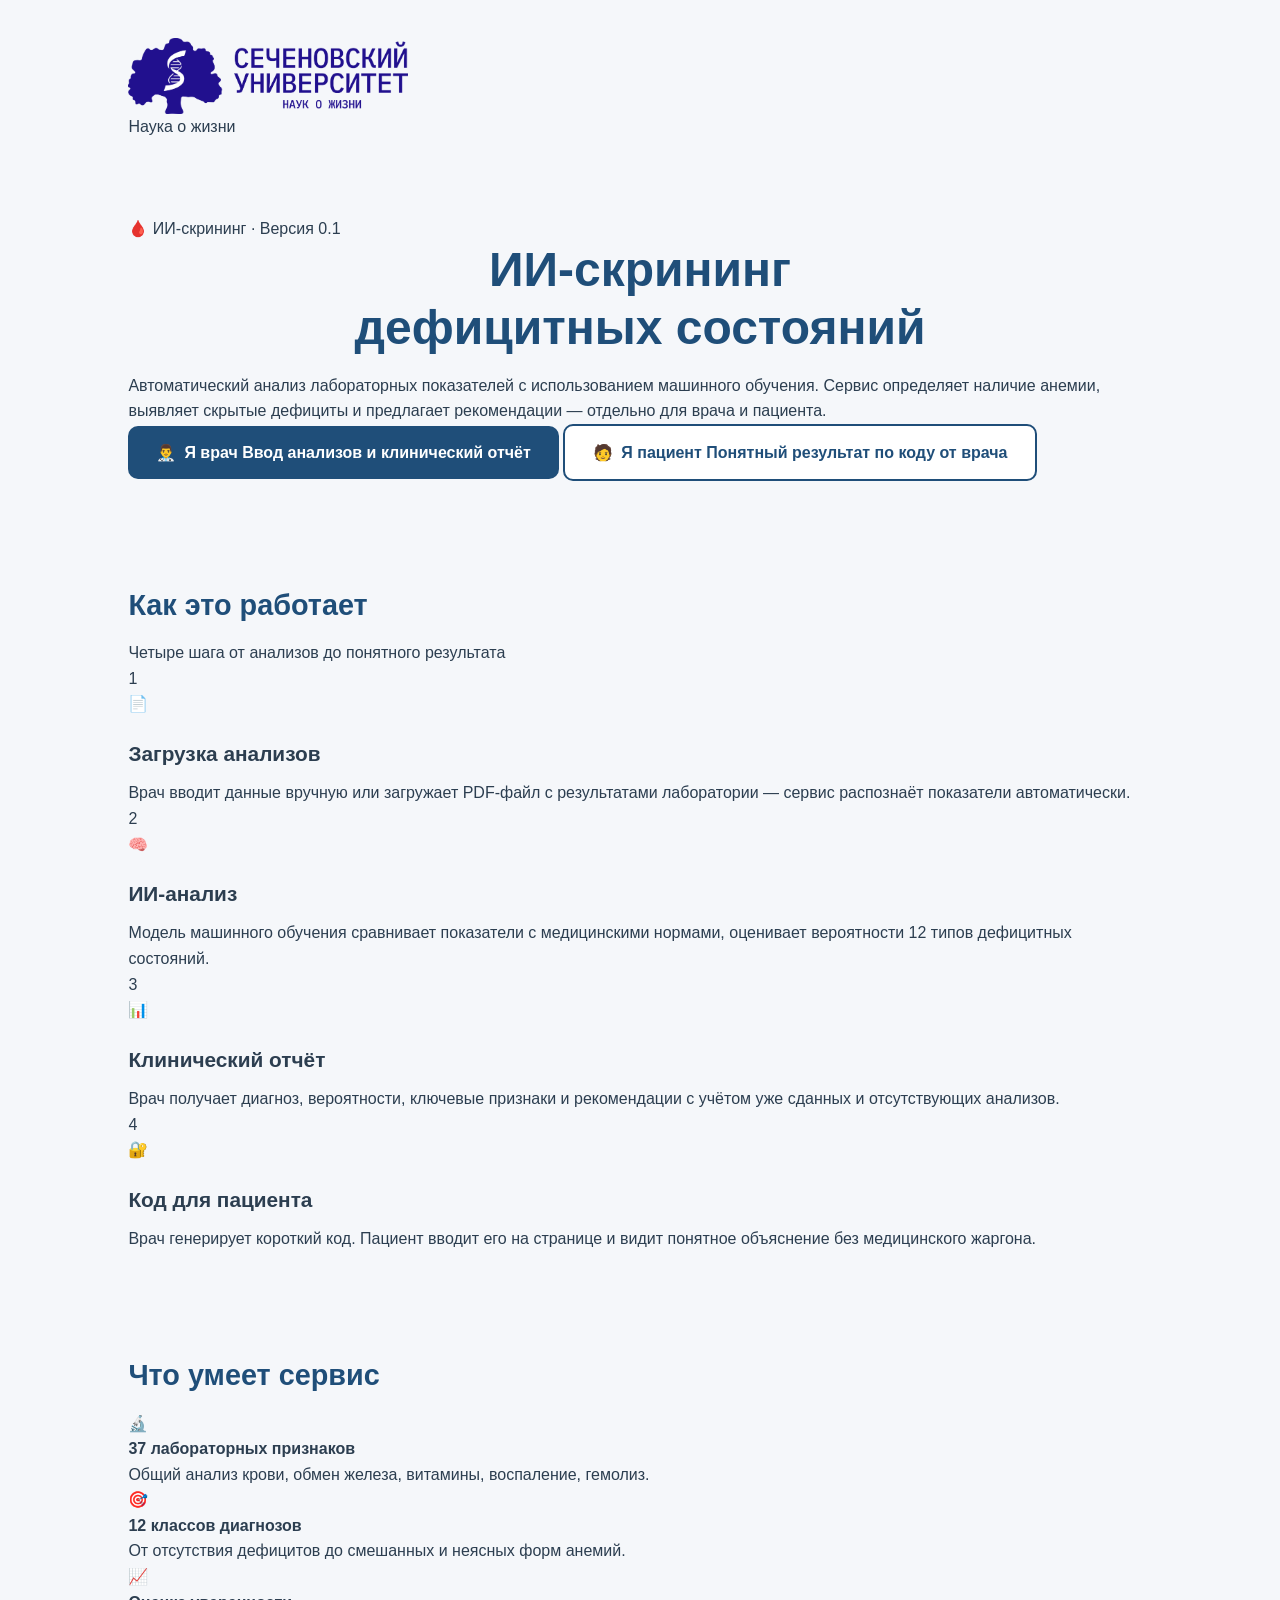
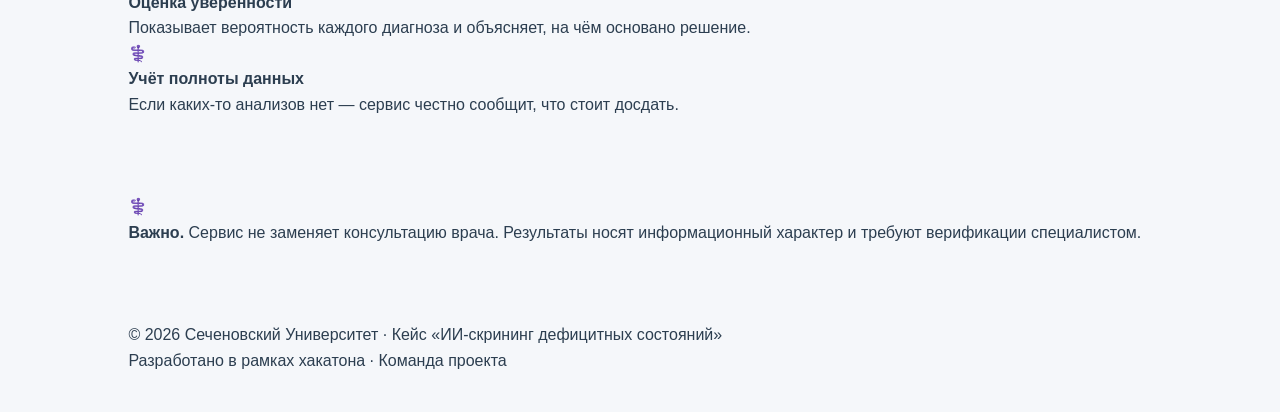
<file: frontend/index.html>
<!DOCTYPE html>
<html lang="ru">
<head>
    <meta charset="UTF-8">
    <meta name="viewport" content="width=device-width, initial-scale=1.0">
    <title>ИИ-скрининг дефицитных состояний | Сеченовский Университет</title>
    <meta name="description" content="ИИ-сервис для автоматической интерпретации лабораторных анализов. Определяет анемию и дефицитные состояния, формирует рекомендации для врача и пациента.">
    <link rel="icon" type="image/png" href="Sechenov Logo color horizontal.png">
    <link rel="stylesheet" href="style.css?v=3">
</head>
<body>

    <!-- ================= HEADER ================= -->
    <header class="site-header">
        <div class="container header-inner">
            <img src="Sechenov Logo color horizontal.png"
                 alt="Сеченовский Университет"
                 class="logo-img">
            <div class="header-tagline">Наука о жизни</div>
        </div>
    </header>

    <!-- ================= HERO ================= -->
    <section class="hero">
        <div class="container">
            <div class="hero-badge">🩸 ИИ-скрининг · Версия 0.1</div>
            <h1 class="hero-title">
                ИИ-скрининг<br>
                <span class="hero-accent">дефицитных состояний</span>
            </h1>
            <p class="hero-lead">
                Автоматический анализ лабораторных показателей с использованием машинного обучения.
                Сервис определяет наличие анемии, выявляет скрытые дефициты и предлагает рекомендации —
                отдельно для врача и пациента.
            </p>

            <div class="hero-buttons">
                <a href="doctor.html" class="btn btn-doctor btn-large">
                    <span class="btn-icon">👨‍⚕️</span>
                    <span>
                        <span class="btn-label">Я врач</span>
                        <span class="btn-hint">Ввод анализов и клинический отчёт</span>
                    </span>
                </a>
                <a href="patient.html" class="btn btn-patient btn-large">
                    <span class="btn-icon">🧑</span>
                    <span>
                        <span class="btn-label">Я пациент</span>
                        <span class="btn-hint">Понятный результат по коду от врача</span>
                    </span>
                </a>
            </div>
        </div>
    </section>

    <!-- ================= КАК ЭТО РАБОТАЕТ ================= -->
    <section class="how-it-works">
        <div class="container">
            <h2 class="section-title">Как это работает</h2>
            <p class="section-subtitle">Четыре шага от анализов до понятного результата</p>

            <div class="steps">
                <div class="step">
                    <div class="step-number">1</div>
                    <div class="step-icon">📄</div>
                    <h3 class="step-title">Загрузка анализов</h3>
                    <p class="step-text">
                        Врач вводит данные вручную или загружает PDF-файл с результатами лаборатории —
                        сервис распознаёт показатели автоматически.
                    </p>
                </div>

                <div class="step">
                    <div class="step-number">2</div>
                    <div class="step-icon">🧠</div>
                    <h3 class="step-title">ИИ-анализ</h3>
                    <p class="step-text">
                        Модель машинного обучения сравнивает показатели с медицинскими нормами,
                        оценивает вероятности 12 типов дефицитных состояний.
                    </p>
                </div>

                <div class="step">
                    <div class="step-number">3</div>
                    <div class="step-icon">📊</div>
                    <h3 class="step-title">Клинический отчёт</h3>
                    <p class="step-text">
                        Врач получает диагноз, вероятности, ключевые признаки и рекомендации
                        с учётом уже сданных и отсутствующих анализов.
                    </p>
                </div>

                <div class="step">
                    <div class="step-number">4</div>
                    <div class="step-icon">🔐</div>
                    <h3 class="step-title">Код для пациента</h3>
                    <p class="step-text">
                        Врач генерирует короткий код. Пациент вводит его на странице
                        и видит понятное объяснение без медицинского жаргона.
                    </p>
                </div>
            </div>
        </div>
    </section>

    <!-- ================= ЧТО УМЕЕТ ================= -->
    <section class="features">
        <div class="container">
            <h2 class="section-title">Что умеет сервис</h2>
            <div class="features-grid">
                <div class="feature">
                    <div class="feature-icon">🔬</div>
                    <h4>37 лабораторных признаков</h4>
                    <p>Общий анализ крови, обмен железа, витамины, воспаление, гемолиз.</p>
                </div>
                <div class="feature">
                    <div class="feature-icon">🎯</div>
                    <h4>12 классов диагнозов</h4>
                    <p>От отсутствия дефицитов до смешанных и неясных форм анемий.</p>
                </div>
                <div class="feature">
                    <div class="feature-icon">📈</div>
                    <h4>Оценка уверенности</h4>
                    <p>Показывает вероятность каждого диагноза и объясняет, на чём основано решение.</p>
                </div>
                <div class="feature">
                    <div class="feature-icon">⚕️</div>
                    <h4>Учёт полноты данных</h4>
                    <p>Если каких-то анализов нет — сервис честно сообщит, что стоит досдать.</p>
                </div>
            </div>
        </div>
    </section>

    <!-- ================= CTA / DISCLAIMER ================= -->
    <section class="cta">
        <div class="container">
            <div class="cta-card">
                <div class="cta-icon">⚕️</div>
                <p>
                    <strong>Важно.</strong> Сервис не заменяет консультацию врача.
                    Результаты носят информационный характер и требуют верификации специалистом.
                </p>
            </div>
        </div>
    </section>

    <!-- ================= FOOTER ================= -->
    <footer class="site-footer">
        <div class="container">
            <p>© 2026 Сеченовский Университет · Кейс «ИИ-скрининг дефицитных состояний»</p>
            <p class="footer-sub">Разработано в рамках хакатона · Команда проекта</p>
        </div>
    </footer>

</body>
</html>
</file>
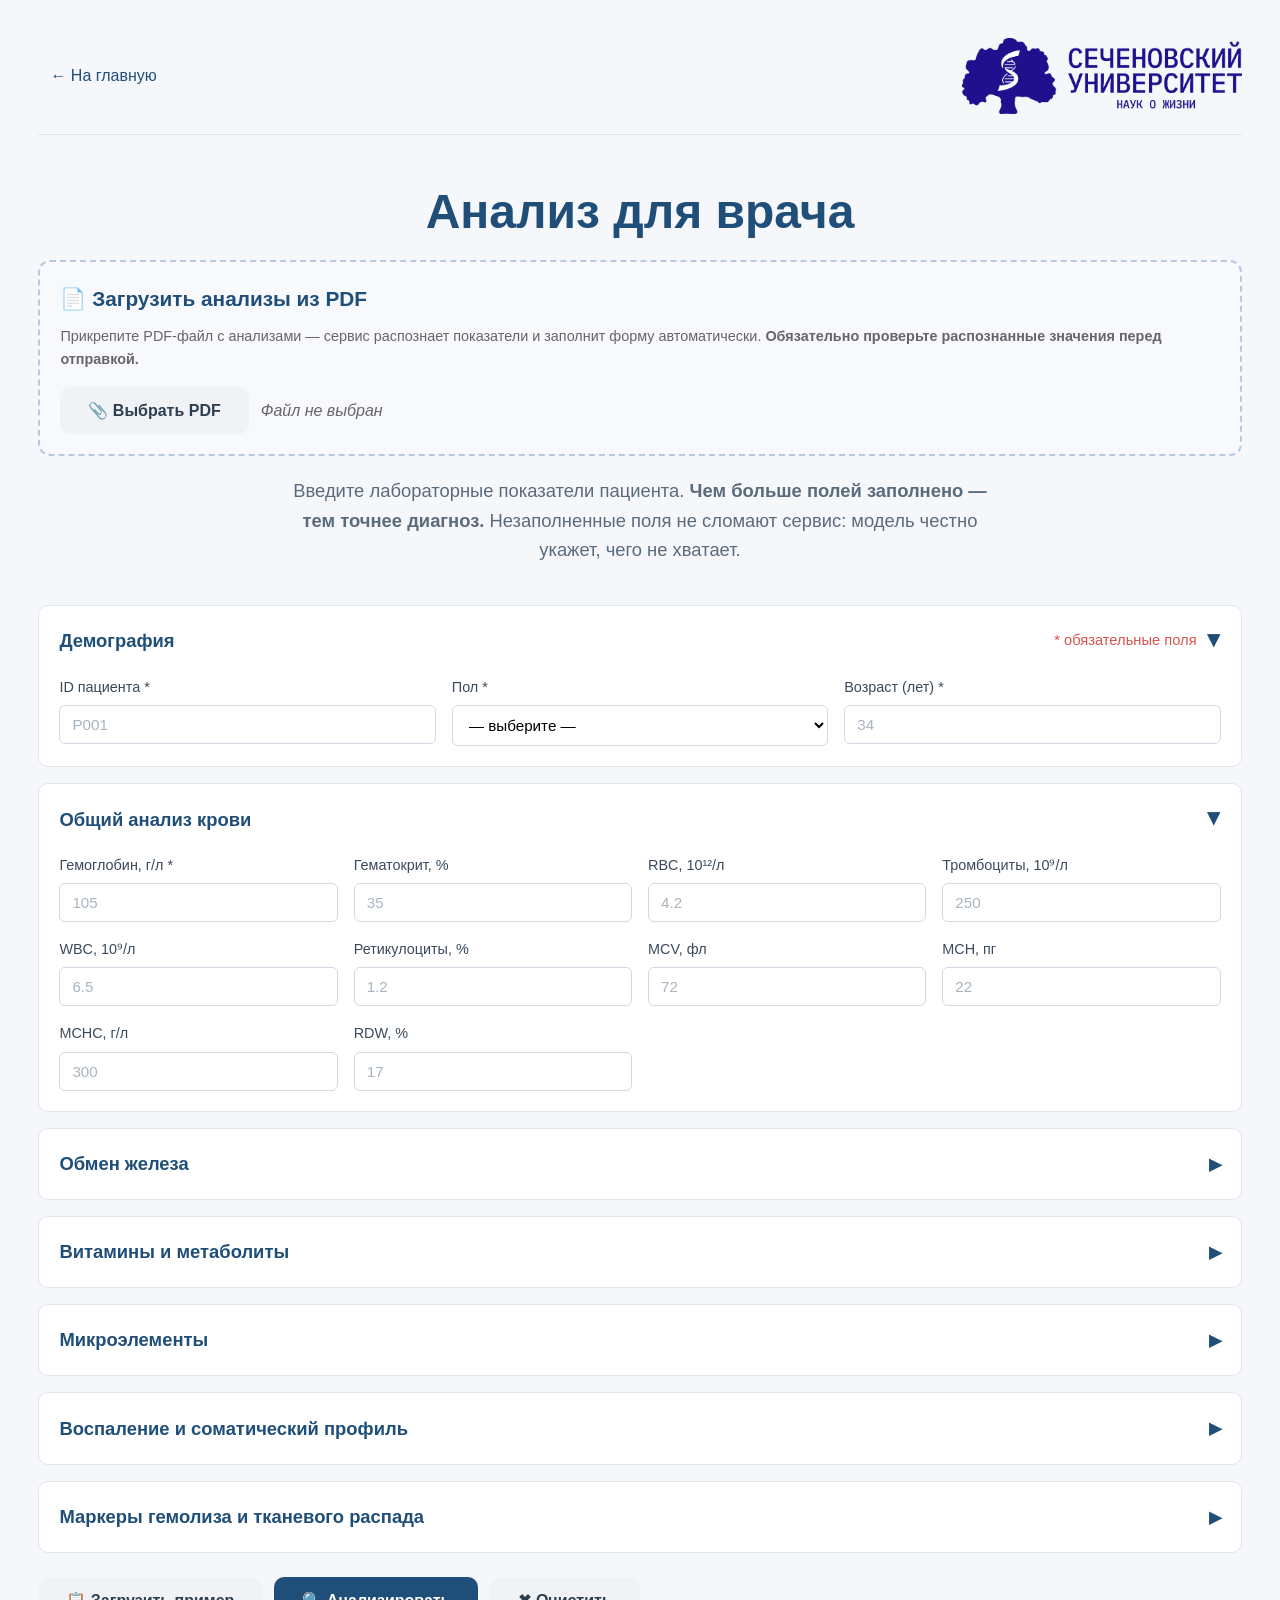
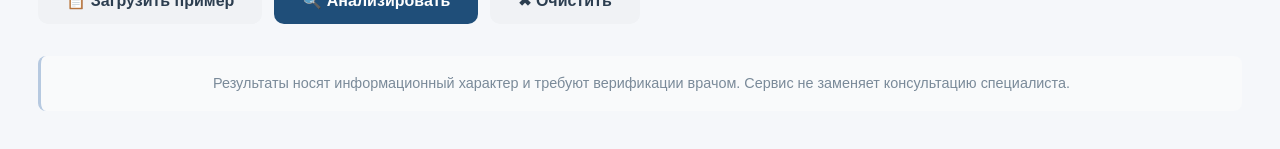
<file: frontend/doctor.html>
<!DOCTYPE html>
<html lang="ru">
<head>
    <meta charset="UTF-8">
    <meta name="viewport" content="width=device-width, initial-scale=1.0">
    <title>Анализ для врача | ИИ-скрининг</title>
    <link rel="stylesheet" href="style.css">
</head>
<body>
    <div class="container container-wide">
        <header class="header">
            <a href="index.html" class="back-link">← На главную</a>
            <img src="Sechenov Logo color horizontal.png" alt="Сеченовский Университет" class="logo-img">
        </header>

        <h1>Анализ для врача</h1>
        <div class="pdf-upload-block">
            <h3>📄 Загрузить анализы из PDF</h3>
            <p class="pdf-hint">
                Прикрепите PDF-файл с анализами — сервис распознает показатели и заполнит форму автоматически.
                <strong>Обязательно проверьте распознанные значения перед отправкой.</strong>
            </p>
            <div class="pdf-controls">
                <input type="file" id="pdfFile" accept=".pdf" hidden>
                <button type="button" id="uploadPdfBtn" class="btn btn-secondary">
                    📎 Выбрать PDF
                </button>
                <span id="pdfFileName" class="pdf-file-name">Файл не выбран</span>
                <button type="button" id="parsePdfBtn" class="btn btn-primary hidden">
                    🔄 Распознать
                </button>
            </div>
            <div id="pdfStatus" class="pdf-status hidden"></div>
        </div>
        <p class="subtitle">
            Введите лабораторные показатели пациента.
            <strong>Чем больше полей заполнено — тем точнее диагноз.</strong>
            Незаполненные поля не сломают сервис: модель честно укажет, чего не хватает.
        </p>

        <form id="doctorForm">

            <!-- ===== ДЕМОГРАФИЯ ===== -->
            <details open class="form-section">
                <summary>Демография <span class="required-note">* обязательные поля</span></summary>
                <div class="form-grid">
                    <div class="form-group">
                        <label for="patient_id">ID пациента *</label>
                        <input type="text" id="patient_id" name="patient_id" required placeholder="P001">
                    </div>
                    <div class="form-group">
                        <label for="sex">Пол *</label>
                        <select id="sex" name="sex" required>
                            <option value="">— выберите —</option>
                            <option value="female">Женский</option>
                            <option value="male">Мужской</option>
                        </select>
                    </div>
                    <div class="form-group">
                        <label for="age_years">Возраст (лет) *</label>
                        <input type="number" id="age_years" name="age_years" required min="1" max="120" step="1" placeholder="34">
                    </div>
                </div>
            </details>

            <!-- ===== ОБЩИЙ АНАЛИЗ КРОВИ ===== -->
            <details open class="form-section">
                <summary>Общий анализ крови</summary>
                <div class="form-grid">
                    <div class="form-group">
                        <label for="hemoglobin" title="Норма: жен 120–160, муж 130–170 г/л">Гемоглобин, г/л *</label>
                        <input type="number" id="hemoglobin" name="hemoglobin" required step="0.1" placeholder="105">
                    </div>
                    <div class="form-group">
                        <label for="hematocrit" title="Норма: 36–50%">Гематокрит, %</label>
                        <input type="number" id="hematocrit" name="hematocrit" step="0.1" placeholder="35">
                    </div>
                    <div class="form-group">
                        <label for="RBC" title="Эритроциты">RBC, 10¹²/л</label>
                        <input type="number" id="RBC" name="RBC" step="0.01" placeholder="4.2">
                    </div>
                    <div class="form-group">
                        <label for="platelets">Тромбоциты, 10⁹/л</label>
                        <input type="number" id="platelets" name="platelets" step="1" placeholder="250">
                    </div>
                    <div class="form-group">
                        <label for="WBC">WBC, 10⁹/л</label>
                        <input type="number" id="WBC" name="WBC" step="0.1" placeholder="6.5">
                    </div>
                    <div class="form-group">
                        <label for="reticulocytes">Ретикулоциты, %</label>
                        <input type="number" id="reticulocytes" name="reticulocytes" step="0.1" placeholder="1.2">
                    </div>
                    <div class="form-group">
                        <label for="MCV" title="Средний объём эритроцита. Норма: 80–100 фл">MCV, фл</label>
                        <input type="number" id="MCV" name="MCV" step="0.1" placeholder="72">
                    </div>
                    <div class="form-group">
                        <label for="MCH" title="Среднее содержание Hb. Норма: 27–34 пг">MCH, пг</label>
                        <input type="number" id="MCH" name="MCH" step="0.1" placeholder="22">
                    </div>
                    <div class="form-group">
                        <label for="MCHC" title="Средняя концентрация Hb. Норма: 320–360 г/л">MCHC, г/л</label>
                        <input type="number" id="MCHC" name="MCHC" step="0.1" placeholder="300">
                    </div>
                    <div class="form-group">
                        <label for="RDW" title="Норма: 11.5–14.5%">RDW, %</label>
                        <input type="number" id="RDW" name="RDW" step="0.1" placeholder="17">
                    </div>
                </div>
            </details>

            <!-- ===== ОБМЕН ЖЕЛЕЗА ===== -->
            <details class="form-section">
                <summary>Обмен железа</summary>
                <div class="form-grid">
                    <div class="form-group">
                        <label for="ferritin" title="Норма: 15–150 нг/мл">Ферритин, нг/мл</label>
                        <input type="number" id="ferritin" name="ferritin" step="0.1" placeholder="8">
                    </div>
                    <div class="form-group">
                        <label for="serum_iron">Сывороточное железо, мкмоль/л</label>
                        <input type="number" id="serum_iron" name="serum_iron" step="0.1" placeholder="5">
                    </div>
                    <div class="form-group">
                        <label for="transferrin">Трансферрин, г/л</label>
                        <input type="number" id="transferrin" name="transferrin" step="0.01" placeholder="2.5">
                    </div>
                    <div class="form-group">
                        <label for="TIBC">ОЖСС (TIBC), мкмоль/л</label>
                        <input type="number" id="TIBC" name="TIBC" step="0.1" placeholder="70">
                    </div>
                    <div class="form-group">
                        <label for="UIBC">ЛЖСС (UIBC), мкмоль/л</label>
                        <input type="number" id="UIBC" name="UIBC" step="0.1" placeholder="65">
                    </div>
                    <div class="form-group">
                        <label for="TSAT" title="Норма: 20–50%">TSAT, %</label>
                        <input type="number" id="TSAT" name="TSAT" step="0.1" placeholder="10">
                    </div>
                    <div class="form-group">
                        <label for="sTfR">sTfR, мг/л</label>
                        <input type="number" id="sTfR" name="sTfR" step="0.1" placeholder="5.2">
                    </div>
                    <div class="form-group">
                        <label for="Ret_He">Ret-He, пг</label>
                        <input type="number" id="Ret_He" name="Ret_He" step="0.1" placeholder="28">
                    </div>
                </div>
            </details>

            <!-- ===== ВИТАМИНЫ ===== -->
            <details class="form-section">
                <summary>Витамины и метаболиты</summary>
                <div class="form-grid">
                    <div class="form-group">
                        <label for="vitamin_B12" title="Общий B12. Норма: 200–900 пг/мл">Витамин B12 (общий), пг/мл</label>
                        <input type="number" id="vitamin_B12" name="vitamin_B12" step="0.1" placeholder="350">
                    </div>
                    <div class="form-group">
                        <label for="active_B12">Активный B12 (голотранскобаламин), пмоль/л</label>
                        <input type="number" id="active_B12" name="active_B12" step="0.1" placeholder="50">
                    </div>
                    <div class="form-group">
                        <label for="MMA">Метилмалоновая кислота, нмоль/л</label>
                        <input type="number" id="MMA" name="MMA" step="0.01" placeholder="0.15">
                    </div>
                    <div class="form-group">
                        <label for="homocysteine">Гомоцистеин, мкмоль/л</label>
                        <input type="number" id="homocysteine" name="homocysteine" step="0.1" placeholder="10">
                    </div>
                    <div class="form-group">
                        <label for="folate" title="Норма: 3–17 нг/мл">Фолаты, нг/мл</label>
                        <input type="number" id="folate" name="folate" step="0.1" placeholder="5.0">
                    </div>
                    <div class="form-group">
                        <label for="vitamin_B6">Витамин B6 (PLP), нг/мл</label>
                        <input type="number" id="vitamin_B6" name="vitamin_B6" step="0.1" placeholder="20">
                    </div>
                </div>
            </details>

            <!-- ===== МИКРОЭЛЕМЕНТЫ ===== -->
            <details class="form-section">
                <summary>Микроэлементы</summary>
                <div class="form-grid">
                    <div class="form-group">
                        <label for="copper">Медь сывороточная, мкмоль/л</label>
                        <input type="number" id="copper" name="copper" step="0.1" placeholder="15">
                    </div>
                    <div class="form-group">
                        <label for="ceruloplasmin">Церулоплазмин, г/л</label>
                        <input type="number" id="ceruloplasmin" name="ceruloplasmin" step="0.01" placeholder="0.25">
                    </div>
                </div>
            </details>

            <!-- ===== ВОСПАЛЕНИЕ И СОМАТИКА ===== -->
            <details class="form-section">
                <summary>Воспаление и соматический профиль</summary>
                <div class="form-grid">
                    <div class="form-group">
                        <label for="CRP" title="С-реактивный белок. Норма: <5 мг/л">СРБ (CRP), мг/л</label>
                        <input type="number" id="CRP" name="CRP" step="0.1" placeholder="2.1">
                    </div>
                    <div class="form-group">
                        <label for="ESR" title="СОЭ. Норма: жен <20, муж <15 мм/ч">СОЭ (ESR), мм/ч</label>
                        <input type="number" id="ESR" name="ESR" step="1" placeholder="15">
                    </div>
                    <div class="form-group">
                        <label for="creatinine">Креатинин, мкмоль/л</label>
                        <input type="number" id="creatinine" name="creatinine" step="1" placeholder="80">
                    </div>
                    <div class="form-group">
                        <label for="eGFR">рСКФ (eGFR), мл/мин/1.73м²</label>
                        <input type="number" id="eGFR" name="eGFR" step="1" placeholder="90">
                    </div>
                    <div class="form-group">
                        <label for="TSH">ТТГ (TSH), мМЕ/л</label>
                        <input type="number" id="TSH" name="TSH" step="0.01" placeholder="2.0">
                    </div>
                    <div class="form-group">
                        <label for="albumin">Альбумин, г/л</label>
                        <input type="number" id="albumin" name="albumin" step="0.1" placeholder="42">
                    </div>
                </div>
            </details>

            <!-- ===== ГЕМОЛИЗ ===== -->
            <details class="form-section">
                <summary>Маркеры гемолиза и тканевого распада</summary>
                <div class="form-grid">
                    <div class="form-group">
                        <label for="LDH">ЛДГ (LDH), Ед/л</label>
                        <input type="number" id="LDH" name="LDH" step="1" placeholder="220">
                    </div>
                    <div class="form-group">
                        <label for="indirect_bilirubin">Непрямой билирубин, мкмоль/л</label>
                        <input type="number" id="indirect_bilirubin" name="indirect_bilirubin" step="0.1" placeholder="8">
                    </div>
                    <div class="form-group">
                        <label for="haptoglobin">Гаптоглобин, г/л</label>
                        <input type="number" id="haptoglobin" name="haptoglobin" step="0.01" placeholder="1.0">
                    </div>
                </div>
            </details>

            <!-- ===== КНОПКИ ===== -->
            <div class="form-actions">
                <button type="button" id="loadExample" class="btn btn-secondary">
                    📋 Загрузить пример
                </button>
                <button type="submit" id="submitBtn" class="btn btn-doctor">
                    🔍 Анализировать
                </button>
                <button type="reset" class="btn btn-secondary">
                    ✖ Очистить
                </button>
            </div>
        </form>

        <div id="loading" class="loading hidden">⏳ Идёт анализ…</div>
        <div id="error" class="error hidden"></div>
        <div id="result" class="result hidden"></div>
        <div id="shareBlock" class="share-block hidden">
            <h3>💾 Сохранить результат для пациента</h3>
            <p>Нажмите кнопку — сервис сгенерирует короткий код. Передайте код пациенту, чтобы он мог посмотреть расшифровку.</p>
            <button type="button" id="saveForPatient" class="btn btn-primary">
                🔐 Сохранить и получить код
            </button>
            <div id="shareResult" class="share-result hidden"></div>
        </div>

        <p class="disclaimer">
            Результаты носят информационный характер и требуют верификации врачом.
            Сервис не заменяет консультацию специалиста.
        </p>
    </div>

    <script src="script.js"></script>
</body>
</html>
</file>
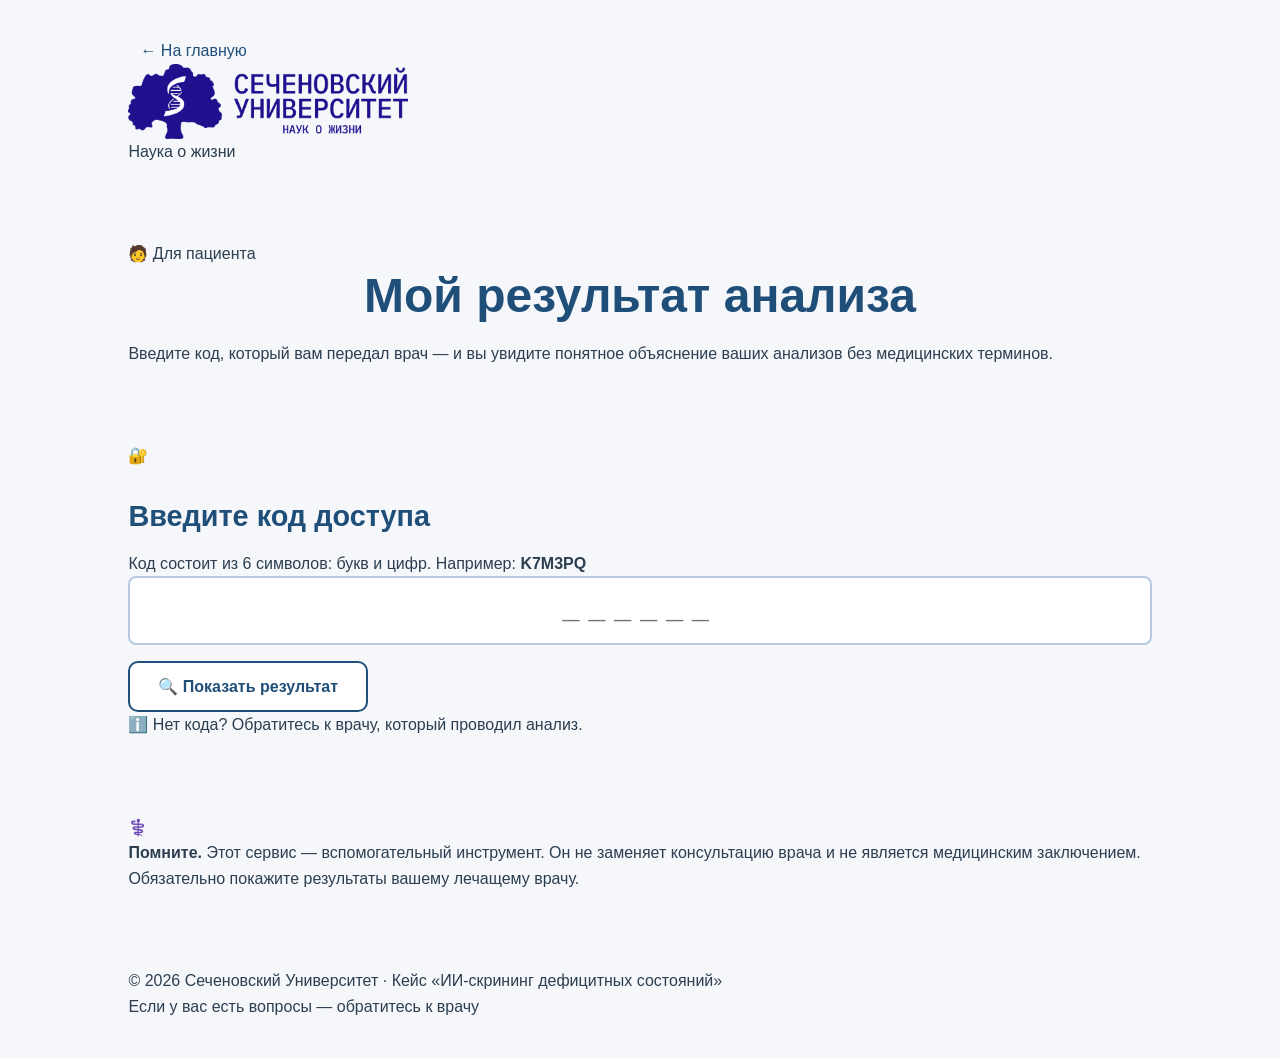
<file: frontend/patient.html>
<!DOCTYPE html>
<html lang="ru">
<head>
    <meta charset="UTF-8">
    <meta name="viewport" content="width=device-width, initial-scale=1.0">
    <title>Мой результат | ИИ-скрининг дефицитных состояний</title>
    <link rel="icon" type="image/png" href="Sechenov Logo color horizontal.png">
    <link rel="stylesheet" href="style.css?v=4">
</head>
<body>

    <!-- ================= HEADER ================= -->
    <header class="site-header">
        <div class="container header-inner">
            <a href="index.html" class="back-link">← На главную</a>
            <img src="Sechenov Logo color horizontal.png"
                 alt="Сеченовский Университет"
                 class="logo-img">
            <div class="header-tagline">Наука о жизни</div>
        </div>
    </header>

    <!-- ================= HERO ================= -->
    <section class="patient-hero">
        <div class="container">
            <div class="hero-badge">🧑 Для пациента</div>
            <h1 class="patient-title">Мой результат анализа</h1>
            <p class="patient-lead">
                Введите код, который вам передал врач — и вы увидите понятное объяснение
                ваших анализов без медицинских терминов.
            </p>
        </div>
    </section>

    <!-- ================= ВВОД КОДА ================= -->
    <section class="code-section">
        <div class="container">
            <div class="code-card">
                <div class="code-card-icon">🔐</div>
                <h2 class="code-card-title">Введите код доступа</h2>
                <p class="code-card-hint">
                    Код состоит из 6 символов: букв и цифр. Например: <strong>K7M3PQ</strong>
                </p>

                <div class="code-input-wrapper">
                    <input type="text"
                           id="codeInput"
                           class="code-input"
                           placeholder="______"
                           maxlength="10"
                           autocomplete="off"
                           autocapitalize="characters"
                           spellcheck="false"
                           inputmode="text">
                </div>

                <button type="button" id="lookupBtn" class="btn btn-patient btn-full">
                    🔍 Показать результат
                </button>

                <div id="codeError" class="error hidden"></div>

                <div class="code-help">
                    <span class="code-help-icon">ℹ️</span>
                    Нет кода? Обратитесь к врачу, который проводил анализ.
                </div>
            </div>
        </div>
    </section>

    <!-- ================= РЕЗУЛЬТАТ ================= -->
    <section id="patientResult" class="patient-result hidden"></section>

    <!-- ================= CTA ================= -->
    <section class="cta patient-cta">
        <div class="container">
            <div class="cta-card">
                <div class="cta-icon">⚕️</div>
                <p>
                    <strong>Помните.</strong> Этот сервис — вспомогательный инструмент.
                    Он не заменяет консультацию врача и не является медицинским заключением.
                    Обязательно покажите результаты вашему лечащему врачу.
                </p>
            </div>
        </div>
    </section>

    <!-- ================= FOOTER ================= -->
    <footer class="site-footer">
        <div class="container">
            <p>© 2026 Сеченовский Университет · Кейс «ИИ-скрининг дефицитных состояний»</p>
            <p class="footer-sub">Если у вас есть вопросы — обратитесь к врачу</p>
        </div>
    </footer>

    <script src="script.js"></script>
</body>
</html>
</file>
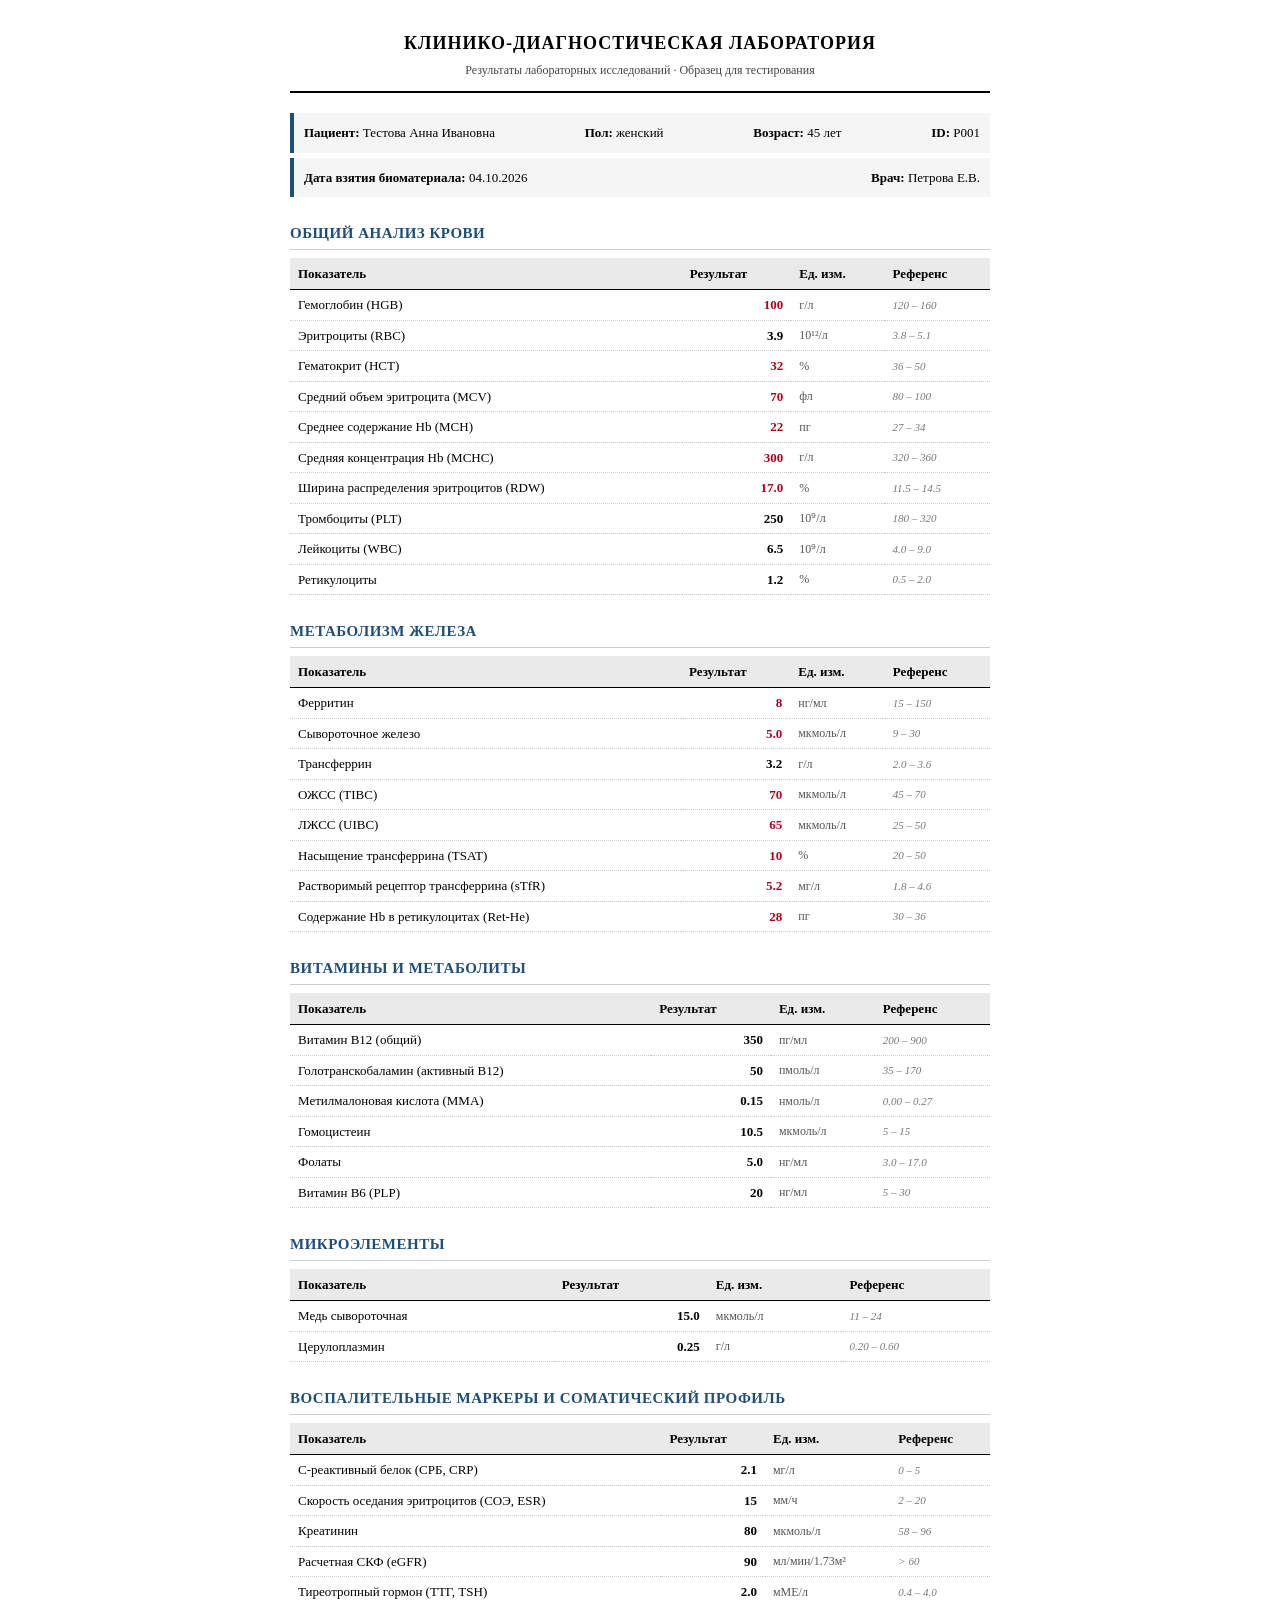
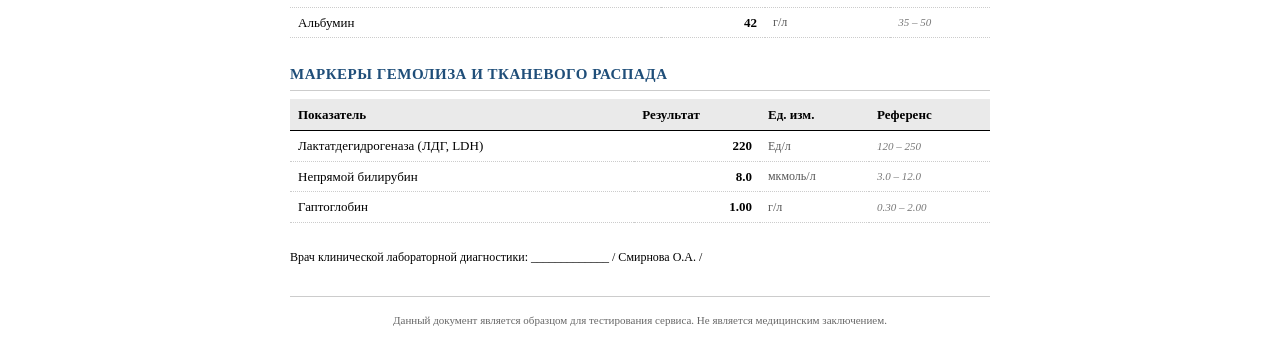
<file: frontend/test_analysis.html>
﻿<!DOCTYPE html>
<html lang="ru">
<head>
<meta charset="UTF-8">
<title>Результаты лабораторных исследований</title>
<style>
    body {
        font-family: "Times New Roman", Times, serif;
        margin: 30px auto;
        max-width: 700px;
        color: #000;
        line-height: 1.5;
    }
    .header {
        text-align: center;
        border-bottom: 2px solid #000;
        padding-bottom: 12px;
        margin-bottom: 20px;
    }
    .lab-name {
        font-size: 18px;
        font-weight: bold;
        letter-spacing: 1px;
    }
    .lab-subtitle {
        font-size: 12px;
        color: #444;
        margin-top: 4px;
    }
    .patient-info {
        display: flex;
        justify-content: space-between;
        font-size: 13px;
        margin-bottom: 20px;
        padding: 10px;
        background: #f5f5f5;
        border-left: 4px solid #1f4e79;
    }
    h2 {
        font-size: 15px;
        margin-top: 25px;
        margin-bottom: 8px;
        text-transform: uppercase;
        letter-spacing: 0.5px;
        color: #1f4e79;
        border-bottom: 1px solid #ccc;
        padding-bottom: 4px;
    }
    table {
        width: 100%;
        border-collapse: collapse;
        font-size: 13px;
        margin-bottom: 15px;
    }
    th {
        text-align: left;
        padding: 6px 8px;
        border-bottom: 1px solid #000;
        background: #eaeaea;
        font-weight: bold;
    }
    td {
        padding: 5px 8px;
        border-bottom: 1px dotted #ccc;
    }
    td.value {
        font-weight: bold;
        text-align: right;
    }
    td.unit {
        color: #555;
        font-size: 12px;
    }
    td.ref {
        color: #777;
        font-size: 11px;
        font-style: italic;
    }
    .abnormal {
        color: #b00020;
    }
    .footer {
        margin-top: 30px;
        padding-top: 15px;
        border-top: 1px solid #ccc;
        font-size: 11px;
        color: #666;
        text-align: center;
    }
    .signature {
        margin-top: 25px;
        font-size: 12px;
    }
</style>
</head>
<body>

<div class="header">
    <div class="lab-name">КЛИНИКО-ДИАГНОСТИЧЕСКАЯ ЛАБОРАТОРИЯ</div>
    <div class="lab-subtitle">Результаты лабораторных исследований · Образец для тестирования</div>
</div>

<div class="patient-info">
    <div><strong>Пациент:</strong> Тестова Анна Ивановна</div>
    <div><strong>Пол:</strong> женский</div>
    <div><strong>Возраст:</strong> 45 лет</div>
    <div><strong>ID:</strong> P001</div>
</div>
<div class="patient-info" style="margin-top:-15px">
    <div><strong>Дата взятия биоматериала:</strong> 04.10.2026</div>
    <div><strong>Врач:</strong> Петрова Е.В.</div>
</div>

<h2>Общий анализ крови</h2>
<table>
    <tr><th>Показатель</th><th>Результат</th><th>Ед. изм.</th><th>Референс</th></tr>
    <tr><td>Гемоглобин (HGB)</td><td class="value abnormal">100</td><td class="unit">г/л</td><td class="ref">120 – 160</td></tr>
    <tr><td>Эритроциты (RBC)</td><td class="value">3.9</td><td class="unit">10¹²/л</td><td class="ref">3.8 – 5.1</td></tr>
    <tr><td>Гематокрит (HCT)</td><td class="value abnormal">32</td><td class="unit">%</td><td class="ref">36 – 50</td></tr>
    <tr><td>Средний объем эритроцита (MCV)</td><td class="value abnormal">70</td><td class="unit">фл</td><td class="ref">80 – 100</td></tr>
    <tr><td>Среднее содержание Hb (MCH)</td><td class="value abnormal">22</td><td class="unit">пг</td><td class="ref">27 – 34</td></tr>
    <tr><td>Средняя концентрация Hb (MCHC)</td><td class="value abnormal">300</td><td class="unit">г/л</td><td class="ref">320 – 360</td></tr>
    <tr><td>Ширина распределения эритроцитов (RDW)</td><td class="value abnormal">17.0</td><td class="unit">%</td><td class="ref">11.5 – 14.5</td></tr>
    <tr><td>Тромбоциты (PLT)</td><td class="value">250</td><td class="unit">10⁹/л</td><td class="ref">180 – 320</td></tr>
    <tr><td>Лейкоциты (WBC)</td><td class="value">6.5</td><td class="unit">10⁹/л</td><td class="ref">4.0 – 9.0</td></tr>
    <tr><td>Ретикулоциты</td><td class="value">1.2</td><td class="unit">%</td><td class="ref">0.5 – 2.0</td></tr>
</table>

<h2>Метаболизм железа</h2>
<table>
    <tr><th>Показатель</th><th>Результат</th><th>Ед. изм.</th><th>Референс</th></tr>
    <tr><td>Ферритин</td><td class="value abnormal">8</td><td class="unit">нг/мл</td><td class="ref">15 – 150</td></tr>
    <tr><td>Сывороточное железо</td><td class="value abnormal">5.0</td><td class="unit">мкмоль/л</td><td class="ref">9 – 30</td></tr>
    <tr><td>Трансферрин</td><td class="value">3.2</td><td class="unit">г/л</td><td class="ref">2.0 – 3.6</td></tr>
    <tr><td>ОЖСС (TIBC)</td><td class="value abnormal">70</td><td class="unit">мкмоль/л</td><td class="ref">45 – 70</td></tr>
    <tr><td>ЛЖСС (UIBC)</td><td class="value abnormal">65</td><td class="unit">мкмоль/л</td><td class="ref">25 – 50</td></tr>
    <tr><td>Насыщение трансферрина (TSAT)</td><td class="value abnormal">10</td><td class="unit">%</td><td class="ref">20 – 50</td></tr>
    <tr><td>Растворимый рецептор трансферрина (sTfR)</td><td class="value abnormal">5.2</td><td class="unit">мг/л</td><td class="ref">1.8 – 4.6</td></tr>
    <tr><td>Содержание Hb в ретикулоцитах (Ret-He)</td><td class="value abnormal">28</td><td class="unit">пг</td><td class="ref">30 – 36</td></tr>
</table>

<h2>Витамины и метаболиты</h2>
<table>
    <tr><th>Показатель</th><th>Результат</th><th>Ед. изм.</th><th>Референс</th></tr>
    <tr><td>Витамин B12 (общий)</td><td class="value">350</td><td class="unit">пг/мл</td><td class="ref">200 – 900</td></tr>
    <tr><td>Голотранскобаламин (активный B12)</td><td class="value">50</td><td class="unit">пмоль/л</td><td class="ref">35 – 170</td></tr>
    <tr><td>Метилмалоновая кислота (MMA)</td><td class="value">0.15</td><td class="unit">нмоль/л</td><td class="ref">0.00 – 0.27</td></tr>
    <tr><td>Гомоцистеин</td><td class="value">10.5</td><td class="unit">мкмоль/л</td><td class="ref">5 – 15</td></tr>
    <tr><td>Фолаты</td><td class="value">5.0</td><td class="unit">нг/мл</td><td class="ref">3.0 – 17.0</td></tr>
    <tr><td>Витамин B6 (PLP)</td><td class="value">20</td><td class="unit">нг/мл</td><td class="ref">5 – 30</td></tr>
</table>

<h2>Микроэлементы</h2>
<table>
    <tr><th>Показатель</th><th>Результат</th><th>Ед. изм.</th><th>Референс</th></tr>
    <tr><td>Медь сывороточная</td><td class="value">15.0</td><td class="unit">мкмоль/л</td><td class="ref">11 – 24</td></tr>
    <tr><td>Церулоплазмин</td><td class="value">0.25</td><td class="unit">г/л</td><td class="ref">0.20 – 0.60</td></tr>
</table>

<h2>Воспалительные маркеры и соматический профиль</h2>
<table>
    <tr><th>Показатель</th><th>Результат</th><th>Ед. изм.</th><th>Референс</th></tr>
    <tr><td>С-реактивный белок (СРБ, CRP)</td><td class="value">2.1</td><td class="unit">мг/л</td><td class="ref">0 – 5</td></tr>
    <tr><td>Скорость оседания эритроцитов (СОЭ, ESR)</td><td class="value">15</td><td class="unit">мм/ч</td><td class="ref">2 – 20</td></tr>
    <tr><td>Креатинин</td><td class="value">80</td><td class="unit">мкмоль/л</td><td class="ref">58 – 96</td></tr>
    <tr><td>Расчетная СКФ (eGFR)</td><td class="value">90</td><td class="unit">мл/мин/1.73м²</td><td class="ref">&gt; 60</td></tr>
    <tr><td>Тиреотропный гормон (ТТГ, TSH)</td><td class="value">2.0</td><td class="unit">мМЕ/л</td><td class="ref">0.4 – 4.0</td></tr>
    <tr><td>Альбумин</td><td class="value">42</td><td class="unit">г/л</td><td class="ref">35 – 50</td></tr>
</table>

<h2>Маркеры гемолиза и тканевого распада</h2>
<table>
    <tr><th>Показатель</th><th>Результат</th><th>Ед. изм.</th><th>Референс</th></tr>
    <tr><td>Лактатдегидрогеназа (ЛДГ, LDH)</td><td class="value">220</td><td class="unit">Ед/л</td><td class="ref">120 – 250</td></tr>
    <tr><td>Непрямой билирубин</td><td class="value">8.0</td><td class="unit">мкмоль/л</td><td class="ref">3.0 – 12.0</td></tr>
    <tr><td>Гаптоглобин</td><td class="value">1.00</td><td class="unit">г/л</td><td class="ref">0.30 – 2.00</td></tr>
</table>

<div class="signature">
    Врач клинической лабораторной диагностики: _____________ / Смирнова О.А. /
</div>

<div class="footer">
    Данный документ является образцом для тестирования сервиса. Не является медицинским заключением.
</div>

</body>
</html>
</file>
<file: frontend/style.css>
/* =====================================================================
   RESET & BASE
   ===================================================================== */
* {
    box-sizing: border-box;
    margin: 0;
    padding: 0;
}

html {
    font-size: clamp(14px, 1.5vw, 16px);
    scroll-behavior: smooth;
}

body {
    font-family: -apple-system, BlinkMacSystemFont, "Segoe UI", Roboto,
                 "Helvetica Neue", Arial, sans-serif;
    background: #f5f7fa;
    color: #2c3e50;
    line-height: 1.6;
    min-height: 100vh;
    padding: 0;
    /* НЕТ никаких background-image — убираем декоративные картинки по бокам */
}

img {
    max-width: 100%;
    height: auto;
    display: block;
}

/* =====================================================================
   CONTAINER — ограничивает ширину контента
   ===================================================================== */
.container {
    max-width: 1100px;
    margin: 0 auto;
    padding: clamp(16px, 3vw, 40px);
}

.container-wide {
    max-width: 1300px;
}

/* =====================================================================
   HEADER
   ===================================================================== */
.header {
    display: flex;
    align-items: center;
    justify-content: space-between;
    gap: 16px;
    padding-bottom: 20px;
    margin-bottom: clamp(24px, 4vw, 48px);
    border-bottom: 1px solid #e1e6ec;
    flex-wrap: wrap;
}

.logo-img {
    max-width: 280px;
    height: auto;
    width: 100%;
}

/* На мобильных — логотип меньше */
@media (max-width: 600px) {
    .logo-img {
        max-width: 180px;
    }
}

.back-link {
    color: #1f4e79;
    text-decoration: none;
    font-weight: 500;
    padding: 8px 12px;
    border-radius: 6px;
    transition: background 0.2s;
}

.back-link:hover {
    background: #eaf4ff;
}

/* =====================================================================
   ТИПОГРАФИКА
   ===================================================================== */
h1 {
    font-size: clamp(1.8rem, 4vw, 3rem);
    line-height: 1.2;
    color: #1f4e79;
    margin-bottom: 16px;
    text-align: center;
}

h2 {
    font-size: clamp(1.3rem, 2.5vw, 1.8rem);
    color: #1f4e79;
    margin: 24px 0 12px;
}

h3 {
    font-size: clamp(1.1rem, 2vw, 1.3rem);
    color: #2c3e50;
    margin: 20px 0 10px;
}

.subtitle {
    text-align: center;
    font-size: clamp(1rem, 1.6vw, 1.15rem);
    color: #5a6b7c;
    margin-bottom: clamp(24px, 4vw, 40px);
    max-width: 700px;
    margin-left: auto;
    margin-right: auto;
}

/* =====================================================================
   ГЛАВНАЯ СТРАНИЦА (index.html)
   ===================================================================== */
.buttons {
    display: flex;
    gap: 20px;
    justify-content: center;
    flex-wrap: wrap;
    margin: clamp(24px, 4vw, 40px) 0;
}

.btn {
    display: inline-flex;
    align-items: center;
    justify-content: center;
    gap: 8px;
    padding: 14px 28px;
    font-size: 1rem;
    font-weight: 600;
    border: none;
    border-radius: 10px;
    cursor: pointer;
    text-decoration: none;
    transition: all 0.2s ease;
    font-family: inherit;
}

.btn-doctor {
    background: #1f4e79;
    color: #ffffff;
}

.btn-doctor:hover {
    background: #163a5c;
    transform: translateY(-2px);
    box-shadow: 0 6px 16px rgba(31, 78, 121, 0.3);
}

.btn-patient {
    background: #ffffff;
    color: #1f4e79;
    border: 2px solid #1f4e79;
}

.btn-patient:hover {
    background: #eaf4ff;
    transform: translateY(-2px);
}

.btn-secondary {
    background: #f0f2f5;
    color: #2c3e50;
}

.btn-secondary:hover {
    background: #e1e6ec;
}

.btn-primary {
    background: #1f4e79;
    color: #ffffff;
}

.btn-primary:hover {
    background: #163a5c;
}

.btn:disabled {
    opacity: 0.6;
    cursor: not-allowed;
    transform: none;
}

/* Большие кнопки для главной */
.buttons .btn {
    min-width: 220px;
    padding: 18px 36px;
    font-size: 1.1rem;
}

@media (max-width: 600px) {
    .buttons {
        flex-direction: column;
        align-items: stretch;
    }
    .buttons .btn {
        width: 100%;
    }
}

/* =====================================================================
   DISCLAIMER
   ===================================================================== */
.disclaimer {
    font-size: 0.9rem;
    color: #7a8a99;
    text-align: center;
    margin-top: 32px;
    padding: 16px;
    background: #f9fafb;
    border-radius: 8px;
    border-left: 3px solid #b6c9e0;
}

/* =====================================================================
   ФОРМА (doctor.html)
   ===================================================================== */
.form-section {
    border: 1px solid #e1e6ec;
    border-radius: 10px;
    margin-bottom: 16px;
    padding: 0 20px;
    background: #ffffff;
    overflow: hidden;
}

.form-section[open] {
    padding-bottom: 20px;
}

.form-section > summary {
    cursor: pointer;
    font-weight: 600;
    font-size: clamp(1rem, 1.6vw, 1.15rem);
    padding: 16px 0;
    list-style: none;
    display: flex;
    align-items: center;
    justify-content: space-between;
    color: #1f4e79;
    user-select: none;
}

.form-section > summary::after {
    content: "▸";
    font-size: 1.3em;
    transition: transform 0.2s;
    color: #1f4e79;
    margin-left: 12px;
}

.form-section[open] > summary::after {
    transform: rotate(90deg);
}

.form-section > summary::-webkit-details-marker {
    display: none;
}

.required-note {
    font-size: 0.8em;
    font-weight: normal;
    color: #d9534f;
    margin-left: auto;
}

/* СЕТКА ПОЛЕЙ — адаптивная */
.form-grid {
    display: grid;
    grid-template-columns: repeat(auto-fit, minmax(220px, 1fr));
    gap: 16px;
}

@media (max-width: 480px) {
    .form-grid {
        grid-template-columns: 1fr;
    }
}

.form-group {
    display: flex;
    flex-direction: column;
}

.form-group label {
    font-size: 0.9rem;
    font-weight: 500;
    margin-bottom: 6px;
    color: #3a4a5c;
}

.form-group input,
.form-group select {
    padding: 10px 12px;
    font-size: 0.95rem;
    border: 1px solid #cfd8e3;
    border-radius: 6px;
    font-family: inherit;
    transition: border 0.2s, box-shadow 0.2s;
    background: #ffffff;
}

.form-group input:focus,
.form-group select:focus {
    outline: none;
    border-color: #1f4e79;
    box-shadow: 0 0 0 3px rgba(31, 78, 121, 0.1);
}

.form-group input::placeholder {
    color: #a8b4c0;
}

/* =====================================================================
   КНОПКИ ДЕЙСТВИЙ ФОРМЫ
   ===================================================================== */
.form-actions {
    display: flex;
    gap: 12px;
    margin-top: 24px;
    flex-wrap: wrap;
}

@media (max-width: 600px) {
    .form-actions {
        flex-direction: column;
    }
    .form-actions .btn {
        width: 100%;
    }
}

/* =====================================================================
   PDF-ЗАГРУЗКА
   ===================================================================== */
.pdf-upload-block {
    background: #f7f9fc;
    border: 2px dashed #b6c9e0;
    border-radius: 12px;
    padding: 20px;
    margin: 20px 0;
}

.pdf-upload-block h3 {
    margin-top: 0;
    color: #1f4e79;
}

.pdf-hint {
    font-size: 0.9em;
    color: #666;
    margin-bottom: 16px;
}

.pdf-controls {
    display: flex;
    gap: 12px;
    align-items: center;
    flex-wrap: wrap;
}

.pdf-file-name {
    color: #666;
    font-style: italic;
    word-break: break-all;
}

.pdf-status {
    margin-top: 16px;
    padding: 12px;
    border-radius: 8px;
    background: #eaf4ff;
    color: #1f4e79;
}

.pdf-status.success {
    background: #e8f5e9;
    color: #2e7d32;
}

.pdf-status.error {
    background: #fdecea;
    color: #a94442;
}

.field-autofilled {
    background: #e8f5e9 !important;
    border-color: #4caf50 !important;
}

/* =====================================================================
   СТАТУСЫ (loading, error, result)
   ===================================================================== */
.hidden {
    display: none !important;
}

.loading {
    padding: 16px;
    background: #eaf4ff;
    border-radius: 8px;
    color: #1f4e79;
    font-weight: 500;
    text-align: center;
    margin-top: 16px;
}

.error {
    padding: 16px;
    background: #fdecea;
    border-left: 4px solid #d9534f;
    border-radius: 8px;
    color: #a94442;
    margin-top: 16px;
    word-break: break-word;
}

.result {
    margin-top: 24px;
    padding: clamp(16px, 3vw, 24px);
    background: #ffffff;
    border-radius: 12px;
    box-shadow: 0 2px 12px rgba(0, 0, 0, 0.06);
}

/* =====================================================================
   ДИАГНОЗ (результат врача)
   ===================================================================== */
.diagnosis-block {
    padding: 20px;
    border-radius: 10px;
    margin-bottom: 20px;
}

.diagnosis-anemia {
    background: #fdecea;
    border-left: 5px solid #d9534f;
}

.diagnosis-normal {
    background: #e8f5e9;
    border-left: 5px solid #4caf50;
}

.diagnosis-title {
    font-size: 1.3rem;
    font-weight: 700;
    margin-bottom: 8px;
}

.diagnosis-class {
    font-size: 1.05rem;
    margin-bottom: 4px;
}

.diagnosis-prob {
    font-size: 0.95rem;
    color: #5a6b7c;
}

/* Полнота данных */
.completeness-block {
    padding: 12px 16px;
    border-radius: 8px;
    font-size: 0.95rem;
    margin-bottom: 20px;
}

.completeness-good {
    background: #e8f5e9;
    color: #2e7d32;
}

.completeness-warn {
    background: #fff8e1;
    color: #b87200;
}

.completeness-bad {
    background: #fdecea;
    color: #a94442;
}

/* Прогресс-бары классов */
.prob-list {
    margin: 16px 0;
}

.prob-row {
    display: grid;
    grid-template-columns: minmax(140px, 1fr) 2fr auto;
    gap: 12px;
    align-items: center;
    margin-bottom: 10px;
}

@media (max-width: 600px) {
    .prob-row {
        grid-template-columns: 1fr;
        gap: 4px;
    }
}

.prob-label {
    font-size: 0.9rem;
    color: #3a4a5c;
    word-break: break-word;
}

.prob-bar {
    background: #eaf1f8;
    height: 10px;
    border-radius: 5px;
    overflow: hidden;
}

.prob-fill {
    background: linear-gradient(90deg, #1f4e79, #4a7bb0);
    height: 100%;
    transition: width 0.5s ease;
}

.prob-value {
    font-weight: 600;
    font-size: 0.9rem;
    text-align: right;
    color: #1f4e79;
    min-width: 60px;
}

/* Таблица признаков */
.features-table {
    width: 100%;
    border-collapse: collapse;
    font-size: 0.9rem;
    margin: 12px 0;
}

.features-table th,
.features-table td {
    padding: 10px 12px;
    text-align: left;
    border-bottom: 1px solid #e1e6ec;
}

.features-table th {
    background: #f5f7fa;
    color: #3a4a5c;
    font-weight: 600;
}

/* Пропущенные признаки */
.missing-block {
    margin: 16px 0;
    padding: 14px 16px;
    background: #fff8e1;
    border-left: 4px solid #ffb74d;
    border-radius: 8px;
}

.missing-block h4 {
    margin: 0 0 8px;
    color: #b87200;
    font-size: 0.95rem;
}

.missing-list {
    font-size: 0.85rem;
    color: #5a6b7c;
    word-break: break-word;
}

.all-complete {
    color: #2e7d32;
    font-weight: 500;
    padding: 12px;
    background: #e8f5e9;
    border-radius: 8px;
    margin: 16px 0;
}

/* Рекомендации */
.recommendation {
    padding: 16px;
    background: #f7f9fc;
    border-left: 4px solid #1f4e79;
    border-radius: 8px;
    white-space: pre-line;
    font-size: 0.95rem;
    line-height: 1.7;
}

/* =====================================================================
   РЕЗУЛЬТАТ ПАЦИЕНТА
   ===================================================================== */
.patient-summary {
    padding: 20px;
    background: #f7f9fc;
    border-radius: 10px;
    margin: 16px 0;
}

.patient-status {
    font-size: clamp(1.1rem, 2vw, 1.4rem);
    font-weight: 600;
    padding: 16px;
    border-radius: 8px;
    margin: 16px 0;
    text-align: center;
}

.patient-status.anemia {
    background: #fdecea;
    color: #b00020;
}

.patient-status.normal {
    background: #e8f5e9;
    color: #2e7d32;
}

.patient-actions {
    padding-left: 24px;
    font-size: 1rem;
    line-height: 1.9;
}

.patient-actions li {
    margin-bottom: 8px;
}

.record-meta {
    font-size: 0.9rem;
    color: #7a8a99;
    text-align: center;
    margin-bottom: 16px;
}

/* =====================================================================
   CODE ENTRY (patient.html)
   ===================================================================== */
.code-entry {
    max-width: 480px;
    margin: 40px auto;
    padding: clamp(20px, 4vw, 32px);
    background: #f7f9fc;
    border-radius: 12px;
    text-align: center;
}

.code-entry label {
    display: block;
    margin-bottom: 8px;
    font-weight: 600;
    color: #1f4e79;
}

.code-input {
    width: 100%;
    padding: 16px;
    font-size: clamp(1.4rem, 4vw, 1.8rem);
    text-align: center;
    letter-spacing: 0.3em;
    font-family: "Courier New", monospace;
    text-transform: uppercase;
    border: 2px solid #b6c9e0;
    border-radius: 8px;
    margin-bottom: 16px;
    background: #ffffff;
}

.code-input:focus {
    outline: none;
    border-color: #1f4e79;
    box-shadow: 0 0 0 4px rgba(31, 78, 121, 0.1);
}

.patient-result {
    max-width: 700px;
    margin: 32px auto;
    padding: clamp(20px, 4vw, 32px);
    background: #ffffff;
    border-radius: 12px;
    box-shadow: 0 2px 12px rgba(0, 0, 0, 0.08);
}

/* =====================================================================
   SHARE BLOCK (врач делится кодом)
   ===================================================================== */
.share-block {
    background: #fff8e1;
    border: 2px solid #ffcc80;
    border-radius: 12px;
    padding: clamp(16px, 3vw, 24px);
    margin-top: 24px;
}

.share-block h3 {
    margin-top: 0;
    color: #b87200;
}

.share-result {
    margin-top: 16px;
    padding: 16px;
    background: #ffffff;
    border-radius: 8px;
    border: 1px dashed #b87200;
    text-align: center;
}

.patient-code {
    font-size: clamp(1.8rem, 5vw, 2.5rem);
    font-weight: bold;
    letter-spacing: 0.25em;
    color: #1f4e79;
    font-family: "Courier New", monospace;
    margin: 12px 0;
    padding: 16px;
    background: #eaf4ff;
    border-radius: 8px;
    user-select: all;
    word-break: break-all;
}

.patient-code-hint {
    color: #666;
    font-size: 0.9em;
}

/* =====================================================================
   ПЕЧАТЬ
   ===================================================================== */
@media print {
    body {
        background: #ffffff;
    }
    .btn,
    .form-actions,
    .share-block,
    .back-link {
        display: none !important;
    }
    .result,
    .patient-result {
        box-shadow: none;
        padding: 0;
    }
}
</file>
